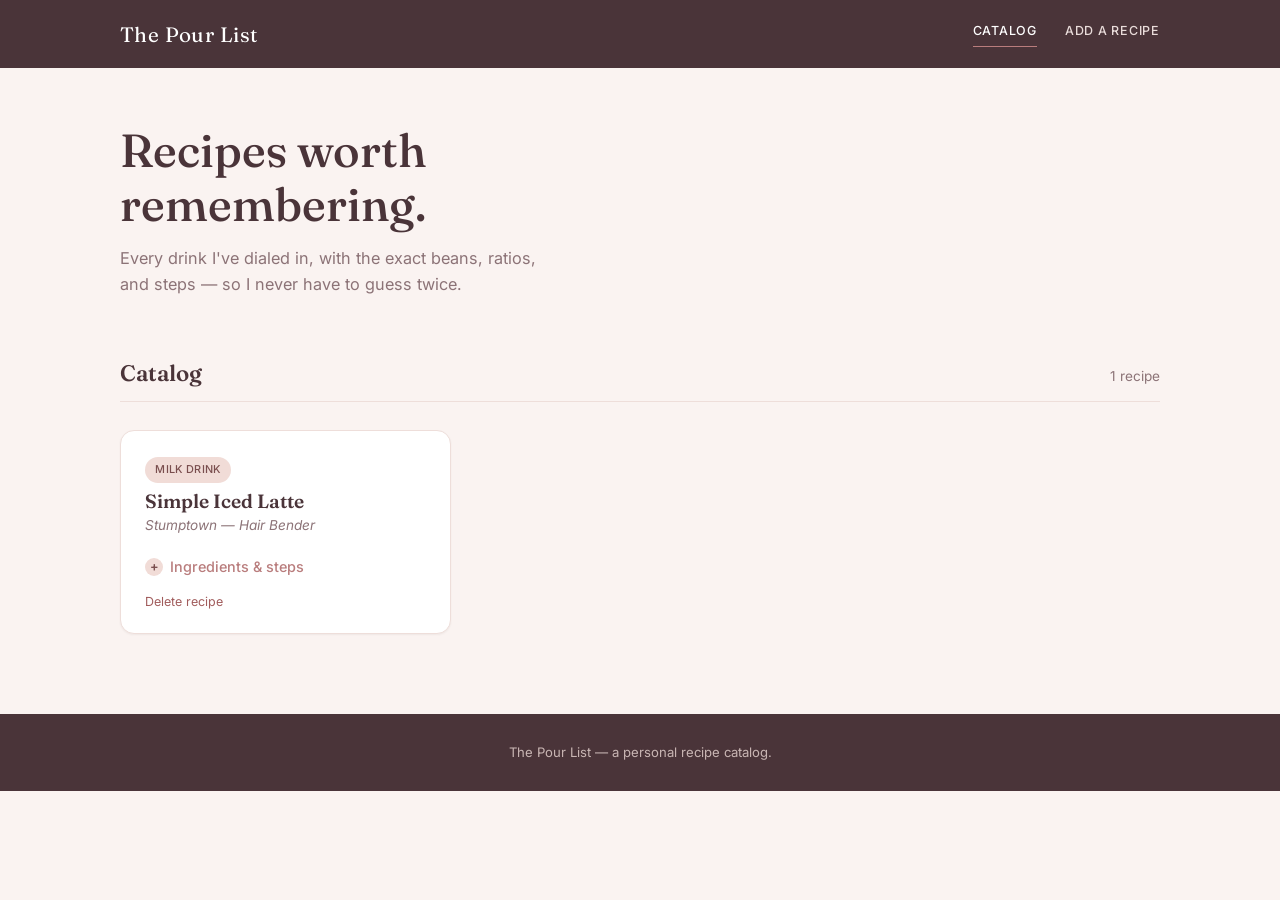
<file: coffee_catv2/index.html>
<!DOCTYPE html>
<html lang="en">
<head>
  <meta charset="UTF-8">
  <meta name="viewport" content="width=device-width, initial-scale=1.0">
  <title>The Pour List — Catalog</title>
  <link rel="stylesheet" href="styles.css">
</head>
<body>

  <header class="site-header">
    <div class="wrap header-inner">
      <p class="wordmark">The Pour List</p>
      <nav class="site-nav">
        <a href="index.html" class="active">Catalog</a>
        <a href="create.html">Add a recipe</a>
      </nav>
    </div>
  </header>

  <main class="wrap">

    <section class="intro">
      <h1>Recipes worth remembering.</h1>
      <p>Every drink I've dialed in, with the exact beans, ratios, and steps — so I never have to guess twice.</p>
    </section>

    <section class="catalog-section">
      <div class="section-heading">
        <h2>Catalog</h2>
        <p class="count">0 recipes</p>
      </div>

      <!-- Filled in by catalog.js on page load -->
      <div class="catalog-grid"></div>

      <p class="empty-state" hidden>
        No recipes yet. <a href="create.html">Add your first one</a>.
      </p>
    </section>

  </main>

  <footer class="site-footer">
    <p>The Pour List — a personal recipe catalog.</p>
  </footer>

  <script src="data.js"></script>
  <script src="catalog.js"></script>
</body>
</html>
</file>
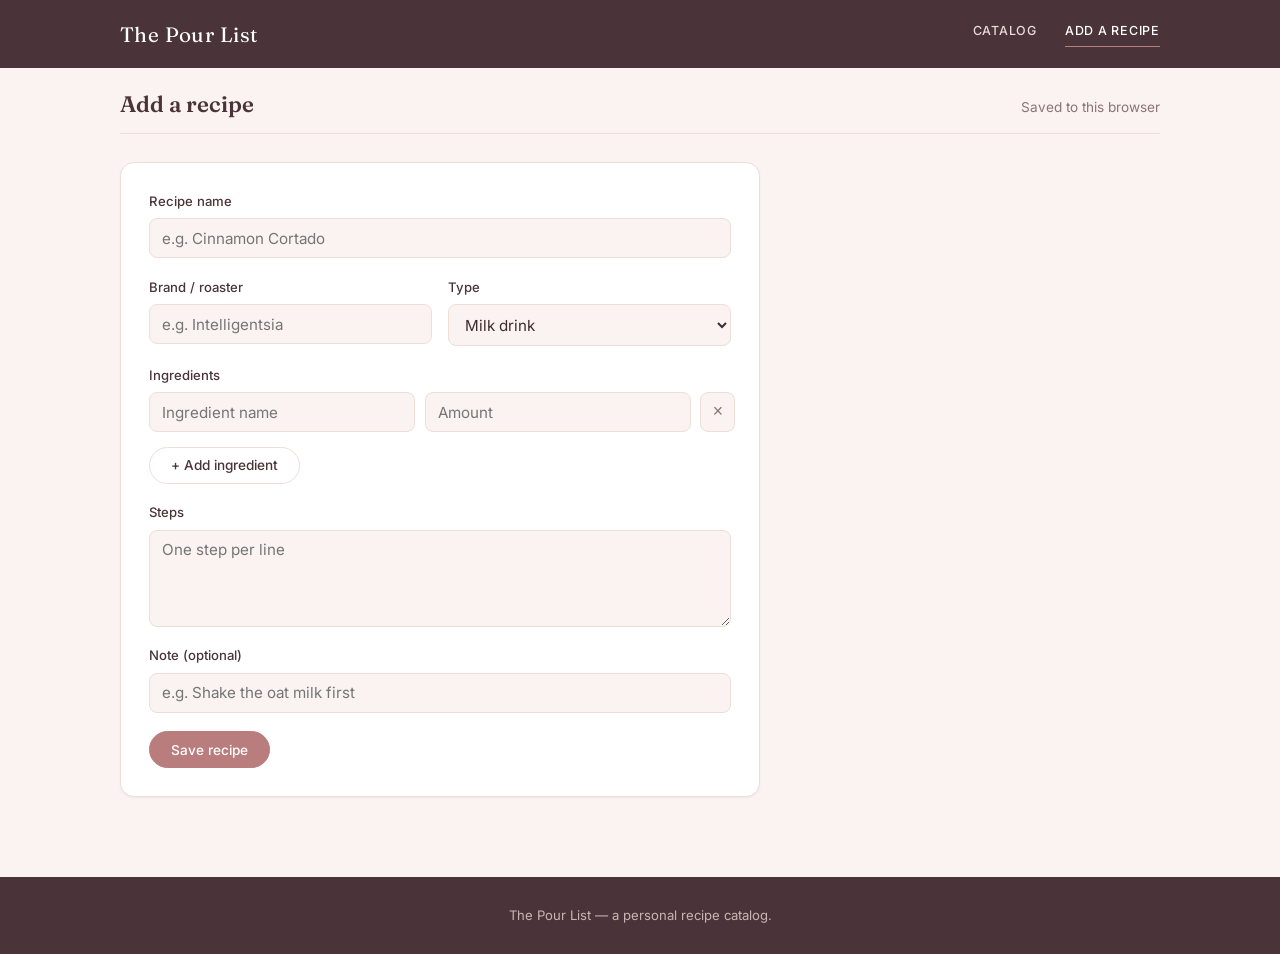
<file: coffee_catv2/create.html>
<!DOCTYPE html>
<html lang="en">
<head>
  <meta charset="UTF-8">
  <meta name="viewport" content="width=device-width, initial-scale=1.0">
  <title>The Pour List — Add a Recipe</title>
  <link rel="stylesheet" href="styles.css">
</head>
<body>

  <header class="site-header">
    <div class="wrap header-inner">
      <p class="wordmark">The Pour List</p>
      <nav class="site-nav">
        <a href="index.html">Catalog</a>
        <a href="create.html" class="active">Add a recipe</a>
      </nav>
    </div>
  </header>

  <main class="wrap">

    <section class="create-section">
      <div class="section-heading">
        <h2>Add a recipe</h2>
        <p class="count">Saved to this browser</p>
      </div>

      <p class="form-status" hidden></p>

      <form class="recipe-form">
        <div class="field-row">
          <label for="recipe-name">Recipe name</label>
          <input type="text" id="recipe-name" name="recipe-name" placeholder="e.g. Cinnamon Cortado">
        </div>

        <div class="field-row two-col">
          <div>
            <label for="recipe-brand">Brand / roaster</label>
            <input type="text" id="recipe-brand" name="recipe-brand" placeholder="e.g. Intelligentsia">
          </div>
          <div>
            <label for="recipe-type">Type</label>
            <select id="recipe-type" name="recipe-type">
              <option value="milk">Milk drink</option>
              <option value="black">Black coffee</option>
              <option value="cold">Cold brew</option>
            </select>
          </div>
        </div>

        <div class="field-row">
          <label>Ingredients</label>
          <div class="ingredient-inputs">
            <div class="ingredient-row">
              <input type="text" placeholder="Ingredient name" class="ingredient-name">
              <input type="text" placeholder="Amount" class="ingredient-amount">
              <button type="button" class="remove-ingredient-btn" aria-label="Remove ingredient">×</button>
            </div>
          </div>
          <button type="button" class="add-ingredient-btn">+ Add ingredient</button>
        </div>

        <div class="field-row">
          <label for="recipe-steps">Steps</label>
          <textarea id="recipe-steps" name="recipe-steps" rows="4" placeholder="One step per line"></textarea>
        </div>

        <div class="field-row">
          <label for="recipe-note">Note (optional)</label>
          <input type="text" id="recipe-note" name="recipe-note" placeholder="e.g. Shake the oat milk first">
        </div>

        <button type="submit" class="submit-btn">Save recipe</button>
      </form>
    </section>

  </main>

  <footer class="site-footer">
    <p>The Pour List — a personal recipe catalog.</p>
  </footer>

  <script src="data.js"></script>
  <script src="create.js"></script>
</body>
</html>
</file>
<file: coffee_catv2/styles.css>
/* ==========================================================================
   THE POUR LIST — base styles
   Organized top to bottom: reset -> variables -> layout -> components
   ========================================================================== */

@import url('https://fonts.googleapis.com/css2?family=Fraunces:opsz,wght@9..144,400;9..144,500;9..144,600&family=Inter:wght@400;500;600&display=swap');

/* ---- Reset -------------------------------------------------------------- */
* {
  box-sizing: border-box;
  margin: 0;
  padding: 0;
}

/* ---- Design tokens -------------------------------------------------------
   Neutral pink palette: a dusty, muted rose rather than anything bright or
   sweet. --plum is the darkest neutral (has a whisper of pink in it) and
   carries the header/footer/headings; --rose is the one accent color used
   for links, active states and the primary button. */
:root {
  --plum:       #4A3439; /* deep muted plum-brown — header, footer, headings */
  --blush:      #FAF3F1; /* page background — warm, neutral pink-white */
  --card:       #FFFFFF; /* card / form surface */
  --ink:        #3D2C30; /* body text */
  --ink-muted:  #8C7377; /* secondary text: brand names, notes, meta */
  --rose:       #B97D7D; /* accent — links, active states, primary button */
  --rose-soft:  #F1DCD7; /* tag background, light fills */
  --line:       #EEDEDA; /* hairline borders/dividers */

  --shadow-sm: 0 1px 2px rgba(74, 52, 57, 0.06);
  --shadow-md: 0 10px 30px rgba(74, 52, 57, 0.08);

  --font-display: 'Fraunces', Georgia, serif;
  --font-body: 'Inter', system-ui, sans-serif;
}

body {
  background: var(--blush);
  color: var(--ink);
  font-family: var(--font-body);
  line-height: 1.6;
}

.wrap {
  max-width: 1080px;
  margin-inline: auto;
  padding-inline: 1.25rem;
}

h1, h2, h3, h4 {
  font-family: var(--font-display);
  font-weight: 600;
  line-height: 1.15;
  color: var(--plum);
}

a {
  color: var(--rose);
}

/* ---- Header --------------------------------------------------------------
   Wordmark on the left, nav on the right. Small letter-spacing on both
   gives it a slightly more considered, "labeled" feel. */
.site-header {
  background: var(--plum);
  padding-block: 1.1rem;
}

.header-inner {
  display: flex;
  align-items: center;
  justify-content: space-between;
  flex-wrap: wrap;
  gap: 0.75rem;
}

.wordmark {
  font-family: var(--font-display);
  font-size: 1.3rem;
  letter-spacing: 0.02em;
  color: #fff;
}

.site-nav {
  display: flex;
  gap: 1.75rem;
}

.site-nav a {
  color: #E9DCDA;
  text-decoration: none;
  font-size: 0.78rem;
  font-weight: 500;
  letter-spacing: 0.06em;
  text-transform: uppercase;
  padding-bottom: 0.3rem;
  border-bottom: 1px solid transparent;
  transition: color 0.15s ease, border-color 0.15s ease;
}

.site-nav a:hover,
.site-nav a:focus-visible {
  color: #fff;
  border-color: var(--rose);
}

.site-nav a.active {
  color: #fff;
  border-color: var(--rose);
}

/* ---- Intro ----------------------------------------------------------------- */
.intro {
  padding-block: 3.5rem 2.5rem;
  max-width: 42ch;
}

.intro h1 {
  font-size: clamp(2.1rem, 5vw, 2.9rem);
  font-weight: 500;
  margin-bottom: 0.85rem;
}

.intro p {
  color: var(--ink-muted);
  font-size: 1.02rem;
}

/* ---- Section headings ------------------------------------------------------- */
.section-heading {
  display: flex;
  align-items: baseline;
  justify-content: space-between;
  border-bottom: 1px solid var(--line);
  padding-bottom: 0.85rem;
  margin-bottom: 1.75rem;
}

.section-heading h2 {
  font-size: 1.4rem;
}

.section-heading .count {
  color: var(--ink-muted);
  font-size: 0.85rem;
}

.catalog-section,
.create-section {
  padding-block: 1.5rem 3rem;
}

/* ---- Catalog grid ------------------------------------------------------------ */
.catalog-grid {
  display: grid;
  grid-template-columns: repeat(auto-fill, minmax(270px, 1fr));
  gap: 1.5rem;
}

.empty-state {
  color: var(--ink-muted);
  padding-block: 2.5rem;
  text-align: center;
  background: var(--card);
  border: 1px dashed var(--line);
  border-radius: 14px;
}

.empty-state a {
  color: var(--rose);
  font-weight: 500;
}

/* ---- Recipe card --------------------------------------------------------------
   White card, soft shadow instead of a hard border, gentle lift on hover.
   The border-radius is a touch larger throughout the site (10-14px) which
   reads softer and suits a pink palette better than sharp corners. */
.recipe-card {
  background: var(--card);
  border: 1px solid var(--line);
  border-radius: 14px;
  padding: 1.5rem;
  display: flex;
  flex-direction: column;
  gap: 1rem;
  box-shadow: var(--shadow-sm);
  transition: box-shadow 0.2s ease, transform 0.2s ease;
}

.recipe-card:hover {
  box-shadow: var(--shadow-md);
  transform: translateY(-2px);
}

.card-top h3 {
  font-size: 1.2rem;
  margin-block: 0.4rem 0.2rem;
}

.card-top .brand {
  color: var(--ink-muted);
  font-size: 0.85rem;
  font-style: italic;
}

.tag {
  display: inline-block;
  font-size: 0.68rem;
  font-weight: 500;
  letter-spacing: 0.03em;
  text-transform: uppercase;
  padding: 0.28rem 0.65rem;
  border-radius: 999px;
  background: var(--rose-soft);
  color: #7A4E4E;
}

/* ---- Details / dropdown ----------------------------------------------------
   <details>/<summary> give us an accordion with zero JavaScript. The
   summary is styled as a small rounded "toggle" rather than plain text,
   which fits the softer, more considered look of the rest of the page. */
.recipe-details summary {
  cursor: pointer;
  font-weight: 500;
  font-size: 0.9rem;
  color: var(--rose);
  list-style: none;
  display: inline-flex;
  align-items: center;
  gap: 0.4rem;
}

.recipe-details summary::-webkit-details-marker {
  display: none;
}

.recipe-details summary::before {
  content: '+';
  display: inline-flex;
  align-items: center;
  justify-content: center;
  width: 1.15rem;
  height: 1.15rem;
  border-radius: 50%;
  background: var(--rose-soft);
  color: #7A4E4E;
  font-size: 0.8rem;
  font-weight: 600;
  transition: transform 0.15s ease;
}

.recipe-details[open] summary::before {
  content: '–';
}

.details-body {
  border-top: 1px solid var(--line);
  margin-top: 0.85rem;
  padding-top: 0.85rem;
}

.details-body h4 {
  font-size: 0.72rem;
  letter-spacing: 0.04em;
  text-transform: uppercase;
  color: var(--ink-muted);
  margin-bottom: 0.5rem;
}

.details-body h4:not(:first-child) {
  margin-top: 1rem;
}

.ingredient-list li {
  display: flex;
  justify-content: space-between;
  gap: 1rem;
  padding-block: 0.25rem;
  font-size: 0.9rem;
}

.ingredient-list li span:last-child {
  color: var(--ink-muted);
}

.step-list {
  padding-left: 1.1rem;
  font-size: 0.9rem;
  display: flex;
  flex-direction: column;
  gap: 0.4rem;
}

.note {
  margin-top: 0.85rem;
  font-size: 0.8rem;
  color: var(--ink-muted);
  background: var(--blush);
  border-radius: 8px;
  padding: 0.6rem 0.75rem;
}

.delete-btn {
  align-self: flex-start;
  margin-top: auto;
  font-family: var(--font-body);
  font-size: 0.78rem;
  color: #A15C5C;
  background: transparent;
  border: none;
  cursor: pointer;
  padding: 0;
}

.delete-btn:hover {
  text-decoration: underline;
}

/* ---- Form -------------------------------------------------------------------- */
.recipe-form {
  background: var(--card);
  border: 1px solid var(--line);
  border-radius: 14px;
  padding: 1.75rem;
  display: flex;
  flex-direction: column;
  gap: 1.15rem;
  max-width: 640px;
  box-shadow: var(--shadow-sm);
}

.field-row {
  display: flex;
  flex-direction: column;
  gap: 0.4rem;
}

.field-row.two-col {
  flex-direction: row;
  gap: 1rem;
}

.field-row.two-col > div {
  flex: 1;
  display: flex;
  flex-direction: column;
  gap: 0.4rem;
}

label {
  font-size: 0.82rem;
  font-weight: 500;
  color: var(--plum);
}

input,
select,
textarea {
  font-family: var(--font-body);
  font-size: 0.95rem;
  padding: 0.6rem 0.75rem;
  border: 1px solid var(--line);
  border-radius: 8px;
  background: var(--blush);
  color: var(--ink);
  transition: border-color 0.15s ease, background 0.15s ease;
}

input:focus-visible,
select:focus-visible,
textarea:focus-visible {
  outline: none;
  border-color: var(--rose);
  background: #fff;
}

.ingredient-row {
  display: flex;
  gap: 0.6rem;
  margin-bottom: 0.5rem;
}

.ingredient-row input {
  flex: 1;
}

.remove-ingredient-btn {
  flex: 0 0 auto;
  width: 2.2rem;
  border: 1px solid var(--line);
  border-radius: 8px;
  background: var(--blush);
  color: var(--ink-muted);
  font-size: 1.1rem;
  line-height: 1;
  cursor: pointer;
  transition: color 0.15s ease, border-color 0.15s ease;
}

.remove-ingredient-btn:hover {
  color: #A15C5C;
  border-color: #A15C5C;
}

.form-status {
  padding: 0.7rem 1rem;
  border-radius: 8px;
  font-size: 0.85rem;
  margin-bottom: 1rem;
  max-width: 640px;
}

.form-status.success {
  background: #EAF1EB;
  color: #3B5C42;
  border: 1px solid #C7DECB;
}

.form-status.error {
  background: #F7E6E2;
  color: #8C4437;
  border: 1px solid #E9C2B8;
}

.add-ingredient-btn,
.submit-btn {
  align-self: flex-start;
  font-family: var(--font-body);
  font-size: 0.85rem;
  font-weight: 500;
  padding: 0.6rem 1.3rem;
  border-radius: 999px;
  cursor: pointer;
  border: 1px solid var(--line);
  background: transparent;
  color: var(--plum);
  transition: background 0.15s ease, color 0.15s ease, border-color 0.15s ease;
}

.add-ingredient-btn:hover {
  border-color: var(--rose);
  color: var(--rose);
}

.submit-btn {
  background: var(--rose);
  color: #fff;
  border-color: var(--rose);
}

.submit-btn:hover {
  background: #A56A6A;
  border-color: #A56A6A;
}

/* ---- Footer ------------------------------------------------------------- */
.site-footer {
  background: var(--plum);
  color: #C9B6B4;
  text-align: center;
  padding: 1.75rem;
  font-size: 0.82rem;
  margin-top: 2rem;
}

/* ---- Responsive ----------------------------------------------------------
   Mobile-first: everything above already works on a small screen. This
   breakpoint only adjusts things that specifically need more room. */
@media (min-width: 640px) {
  .field-row.two-col {
    flex-direction: row;
  }
}

@media (max-width: 480px) {
  .field-row.two-col {
    flex-direction: column;
  }

  .recipe-card:hover {
    transform: none;
  }
}

/* Respect users who've asked their OS to reduce motion. */
@media (prefers-reduced-motion: reduce) {
  * {
    transition: none !important;
  }
}
</file>
